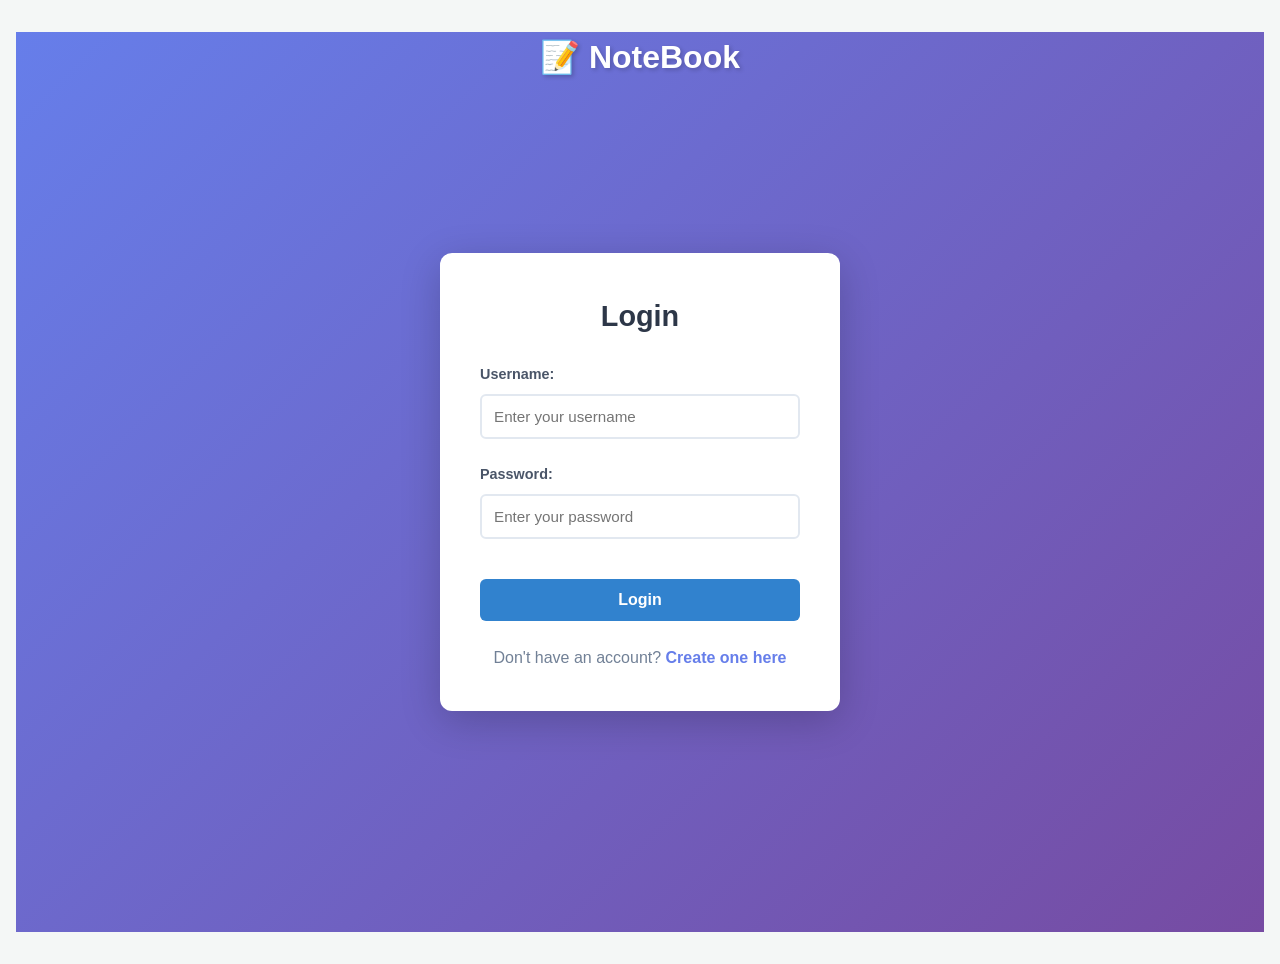
<file: index.html>
<!DOCTYPE html>
<html lang="en">
<head>
    <meta charset="UTF-8">
    <meta name="viewport" content="width=device-width, initial-scale=1.0">
    <title>Note-Book</title>
    <link rel="stylesheet" href="style.css">
    <script defer src="script.js"></script>
</head>
<body>

    <header>
        <div class="header-container">
            <h1>📝 NoteBook</h1>
            <div class="header-right">
                <span id="username-display" class="username-text"></span>
                <button id="logout-btn" class="logout-button">Logout</button>
            </div>
        </div>
    </header>

    <main>
        <form id="note-form" class="note-form">
            <h2>Create a New Note</h2>
            
            <div class="form-group">
                <label href="#title" for="title">Title:</label>
                <input type="text" id="title" name="title" placeholder="Note Title" required>
            </div>

            <div class="form-group">
                <label href="#content" for="content">Content:</label>
                <textarea id="content" name="content" rows="4" placeholder="Write your note here..." required></textarea>
            </div>

            <button type="submit">Save Note</button>
        </form>

        <section aria-label="Saved Notes">
            <ul id="allNotes" class="notes-list">
                <li class="note-item">
                    <article>
                        <header class="note-header">
                            <h3 class="note-title">Sample Note Title</h3>
                            <time datetime="2024-06-01T12:00" class="note-date">2024-06-01 12:00</time>
                        </header>
                        <p class="note-content">This is a sample note content. It can be multiple lines long and will display the full text of the note.</p>            
                    </article>
                </li>
            </ul> 
        </section>
    </main>

</body>
</html>
</file>
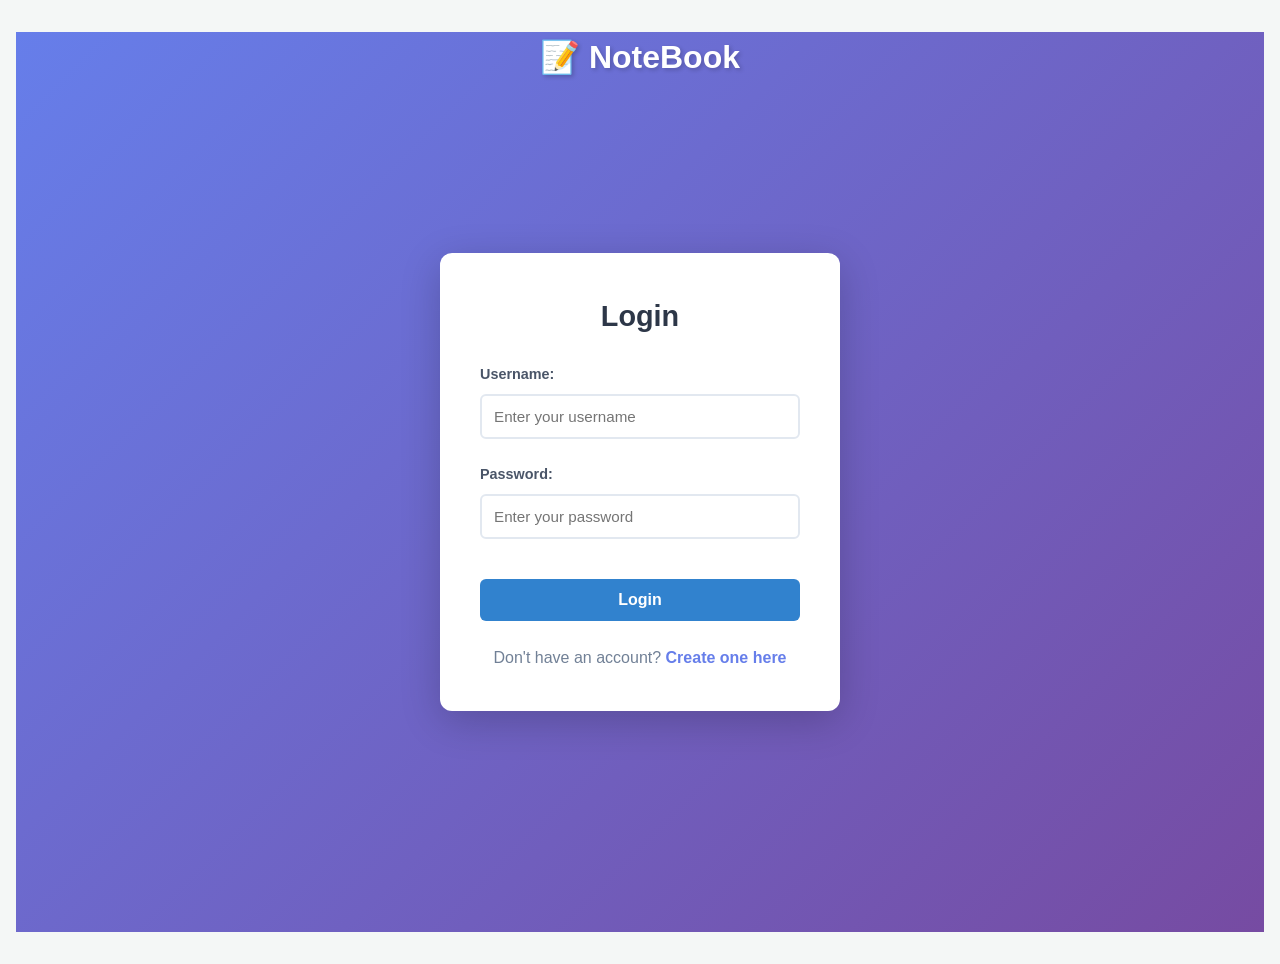
<file: login.html>
<!DOCTYPE html>
<html lang="en">
<head>
    <meta charset="UTF-8">
    <meta name="viewport" content="width=device-width, initial-scale=1.0">
    <link rel="stylesheet" href="style.css">
    <title>Login - NoteApp</title>
    <script defer src="login.js"></script>
</head>
<body>
    <div class="auth-container">
        <header>
            <h1>📝 NoteBook</h1>
        </header>

        <main class="auth-main">
            <div class="auth-card">
                <h2>Login</h2>
                
                <form id="login-form">
                    <div class="form-group">
                        <label for="login-username">Username:</label>
                        <input type="text" id="login-username" name="username" placeholder="Enter your username" required>
                    </div>
                    
                    <div class="form-group">
                        <label for="login-password">Password:</label>
                        <input type="password" id="login-password" name="password" placeholder="Enter your password" required>
                    </div>

                    <button type="submit" class="btn-primary">Login</button>
                </form>

                <p id="status-message" class="status-message"></p>

                <div class="auth-footer">
                    <p>Don't have an account? <a href="newuser.html">Create one here</a></p>
                </div>
            </div>
        </main>
    </div>
</body>
</html>
</file>
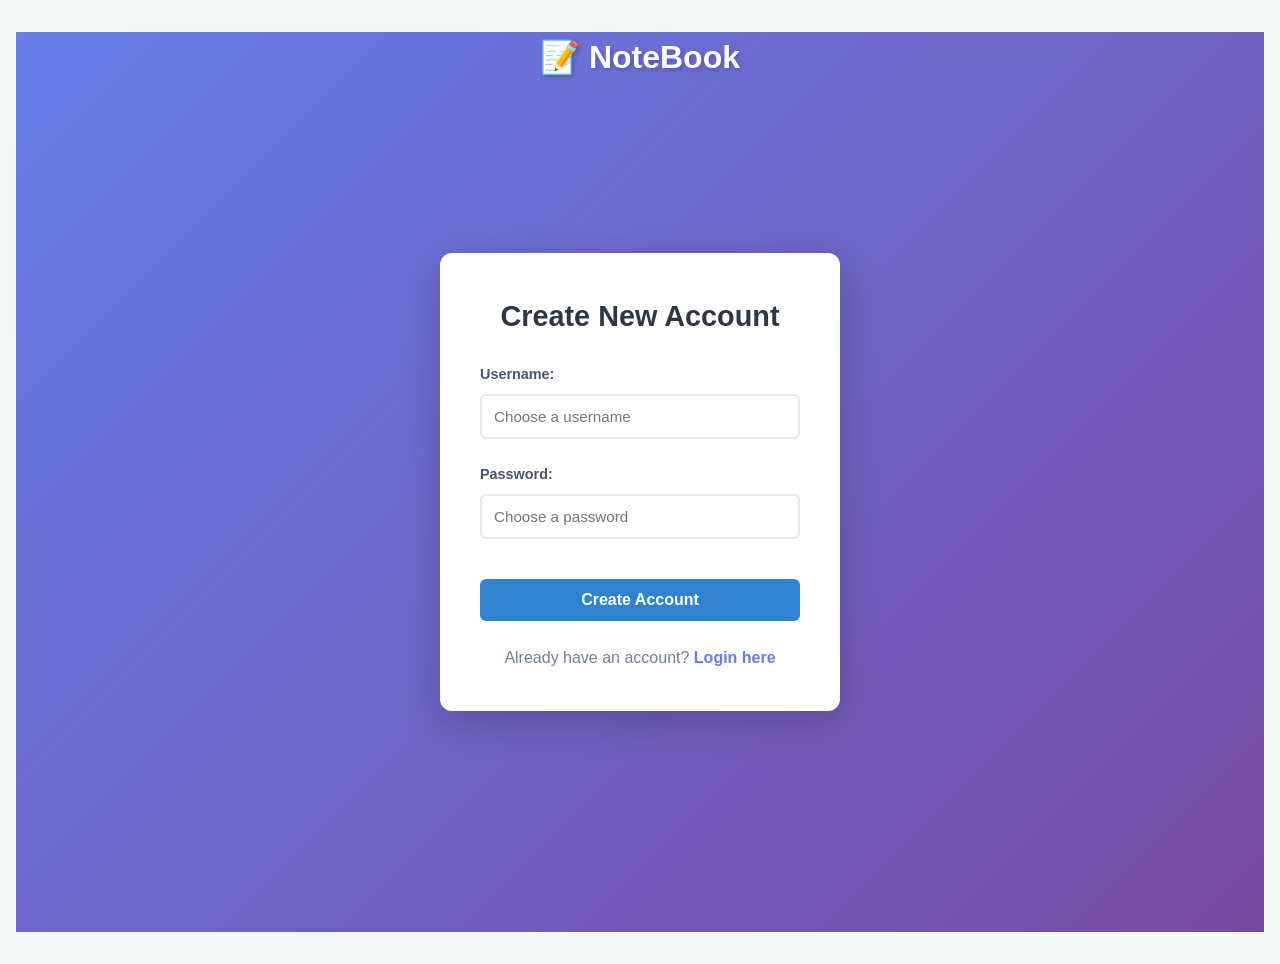
<file: newuser.html>
<!DOCTYPE html>
<html lang="en">
<head>
    <meta charset="UTF-8">
    <meta name="viewport" content="width=device-width, initial-scale=1.0">
    <link rel="stylesheet" href="style.css">
    <title>Create Account - NoteApp</title>
    <script defer src="create-user.js"></script>
</head>
<body>
    <div class="auth-container">
        <header>
            <h1>📝 NoteBook</h1>
        </header>

        <main class="auth-main">
            <div class="auth-card">
                <h2>Create New Account</h2>

                <form id="new-user-form">
                    <div class="form-group">
                        <label for="new-username">Username:</label>
                        <input type="text" id="new-username" name="username" placeholder="Choose a username" required>
                    </div>
                    
                    <div class="form-group">
                        <label for="new-password">Password:</label>
                        <input type="password" id="new-password" name="password" placeholder="Choose a password" required>
                    </div>

                    <button type="submit" class="btn-primary">Create Account</button>
                </form>

                <p id="status-message" class="status-message"></p>

                <div class="auth-footer">
                    <p>Already have an account? <a href=${window.location.protocol === "file:" ? "http://localhost:3000" : window.location.origin}/login.html>Login here</a></p>
                </div>
            </div>
        </main>
    </div>
</body>
</html>
</file>
<file: style.css>
/* ==========================================================================
   1. Reset & Global Styles
   ========================================================================== */
* {
    margin: 0;
    padding: 0;
    box-sizing: border-box;
}

body {
    font-family: 'Segoe UI', Tahoma, Geneva, Verdana, sans-serif;
    background-color: #f4f7f6;
    color: #333333;
    line-height: 1.6;
    padding: 2rem 1rem;
}

/* ==========================================================================
   2. Layout Structure
   ========================================================================== */
header {
    text-align: center;
    margin-bottom: 2.5rem;
}

header h1 {
    font-size: 2.5rem;
    color: #2c3e50;
    font-weight: 700;
}

main {
    max-width: 900px;
    margin: 0 auto;
    display: grid;
    grid-template-columns: 1fr;
    gap: 2.5rem;
}

/* Switches to a two-column layout on larger screens */
@media (min-width: 768px) {
    main {
        grid-template-columns: 350px 1fr;
        align-items: start;
    }
}

/* ==========================================================================
   3. Note Creation Form
   ========================================================================== */
.note-form {
    background-color: #ffffff;
    padding: 1.5rem;
    border-radius: 8px;
    box-shadow: 0 4px 6px rgba(0, 0, 0, 0.05);
    position: sticky;
    top: 1rem; /* Keeps form visible when scrolling through long lists of notes */
}

.note-form h2 {
    font-size: 1.25rem;
    color: #34495e;
    margin-bottom: 1.25rem;
    font-weight: 600;
}

.form-group {
    margin-bottom: 1.25rem;
}

.form-group label {
    display: block;
    margin-bottom: 0.5rem;
    font-weight: 600;
    font-size: 0.9rem;
    color: #4a5568;
}

.form-group input,
.form-group textarea {
    width: 100%;
    padding: 0.75rem;
    border: 1px solid #cbd5e1;
    border-radius: 6px;
    font-family: inherit;
    font-size: 0.95rem;
    color: #1a202c;
    transition: border-color 0.2s ease, box-shadow 0.2s ease;
}

.form-group input:focus,
.form-group textarea:focus {
    outline: none;
    border-color: #3182ce;
    box-shadow: 0 0 0 3px rgba(49, 130, 206, 0.15);
}

.form-group textarea {
    resize: vertical; /* Allows vertical expansion but prevents breaking width layout */
}

button[type="submit"] {
    width: 100%;
    background-color: #3182ce;
    color: #ffffff;
    border: none;
    padding: 0.75rem;
    font-size: 1rem;
    font-weight: 600;
    border-radius: 6px;
    cursor: pointer;
    transition: background-color 0.2s ease;
}

button[type="submit"]:hover {
    background-color: #2b6cb0;
}

button[type="submit"]:active {
    background-color: #2c5282;
}

/* ==========================================================================
   4. Notes Display Section
   ========================================================================== */
.notes-list {
    list-style: none;
    display: flex;
    flex-direction: column;
    gap: 1.25rem;
}

.note-item {
    background-color: #ffffff;
    border-left: 5px solid #3182ce; /* Adds a clean visual accent bar */
    border-radius: 0 8px 8px 0;
    box-shadow: 0 2px 4px rgba(0, 0, 0, 0.04);
    transition: transform 0.2s ease, box-shadow 0.2s ease;
}

.note-item:hover {
    transform: translateY(-2px);
    box-shadow: 0 4px 8px rgba(0, 0, 0, 0.08);
}

.note-item article {
    padding: 1.25rem;
}

.note-header {
    display: flex;
    justify-content: space-between;
    align-items: flex-start;
    flex-wrap: wrap;
    gap: 0.5rem;
    margin-bottom: 0.75rem;
    border-bottom: 1px solid #edf2f7;
    padding-bottom: 0.5rem;
}

.note-title {
    font-size: 1.15rem;
    color: #2d3748;
    font-weight: 600;
}

.note-date {
    font-size: 0.8rem;
    color: #718096;
    background-color: #f7fafc;
    padding: 0.2rem 0.5rem;
    border-radius: 4px;
    border: 1px solid #e2e8f0;
}

.note-content {
    font-size: 0.95rem;
    color: #4a5568;
    white-space: pre-wrap; /* Keeps line breaks user created in the textarea */
    word-break: break-word;
}
/* Delete Button inside Notes */
.delete-btn {
    background: none;
    border: none;
    color: #e53e3e;
    font-size: 0.85rem;
    font-weight: 600;
    cursor: pointer;
    margin-top: 1rem;
    padding: 0;
    transition: color 0.2s ease;
}

.delete-btn:hover {
    color: #9b2c2c;
    text-decoration: underline;
}

/* Empty state styling */
.empty-state {
    text-align: center;
    color: #718096;
    padding: 2rem;
    background: #ffffff;
    border-radius: 8px;
    border: 2px dashed #e2e8f0;
}

/* ==========================================================================
   5. Authentication Pages (Login & Registration)
   ========================================================================== */
.auth-container {
    display: flex;
    flex-direction: column;
    min-height: 100vh;
    align-items: center;
    justify-content: center;
    background: linear-gradient(135deg, #667eea 0%, #764ba2 100%);
    padding: 1rem;
}

.auth-container header {
    position: absolute;
    top: 2rem;
    text-align: center;
    margin-bottom: 0;
}

.auth-container header h1 {
    color: #ffffff;
    font-size: 2rem;
    text-shadow: 2px 2px 4px rgba(0, 0, 0, 0.2);
}

.auth-main {
    display: flex;
    align-items: center;
    justify-content: center;
    width: 100%;
    max-width: 400px;
}

.auth-card {
    background-color: #ffffff;
    border-radius: 12px;
    padding: 2.5rem;
    box-shadow: 0 10px 40px rgba(0, 0, 0, 0.2);
    width: 100%;
}

.auth-card h2 {
    text-align: center;
    color: #2d3748;
    font-size: 1.8rem;
    margin-bottom: 1.5rem;
    font-weight: 600;
}

.auth-card .form-group {
    margin-bottom: 1.5rem;
}

.auth-card label {
    display: block;
    margin-bottom: 0.5rem;
    font-weight: 600;
    font-size: 0.9rem;
    color: #4a5568;
}

.auth-card input {
    width: 100%;
    padding: 0.75rem;
    border: 2px solid #e2e8f0;
    border-radius: 6px;
    font-size: 0.95rem;
    color: #1a202c;
    transition: border-color 0.2s ease;
}

.auth-card input:focus {
    outline: none;
    border-color: #667eea;
    box-shadow: 0 0 0 3px rgba(102, 126, 234, 0.1);
}

.btn-primary {
    width: 100%;
    background-color: #667eea;
    color: #ffffff;
    border: none;
    padding: 0.75rem;
    font-size: 1rem;
    font-weight: 600;
    border-radius: 6px;
    cursor: pointer;
    transition: background-color 0.2s ease;
    margin-top: 1rem;
}

.btn-primary:hover {
    background-color: #5568d3;
}

.btn-primary:active {
    background-color: #4c51bf;
}

.auth-footer {
    text-align: center;
    margin-top: 1.5rem;
    color: #718096;
}

.auth-footer a {
    color: #667eea;
    text-decoration: none;
    font-weight: 600;
}

.auth-footer a:hover {
    text-decoration: underline;
}

.status-message {
    margin-top: 1rem;
    padding: 0.75rem;
    border-radius: 6px;
    text-align: center;
    font-weight: 500;
    display: none;
}

.status-message:not(:empty) {
    display: block;
    background-color: #c6f6d5;
    color: #22543d;
    border: 1px solid #9ae6b4;
}

.status-message.error {
    background-color: #fed7d7;
    color: #742a2a;
    border: 1px solid #fc8181;
}

.status-message.success {
    background-color: #c6f6d5;
    color: #22543d;
    border: 1px solid #9ae6b4;
}

/* ==========================================================================
   6. Header with Logout Button
   ========================================================================== */
.header-container {
    display: flex;
    justify-content: space-between;
    align-items: center;
    max-width: 900px;
    margin: 0 auto;
    gap: 1rem;
}

.username-text {
    font-size: 0.9rem;
    color: #718096;
    font-weight: 500;
}

.logout-button {
    background-color: #e53e3e;
    color: #ffffff;
    border: none;
    padding: 0.5rem 1rem;
    font-size: 0.85rem;
    font-weight: 600;
    border-radius: 6px;
    cursor: pointer;
    transition: background-color 0.2s ease;
}

.logout-button:hover {
    background-color: #c53030;
}

.logout-button:active {
    background-color: #9b2c2c;
}

/* ==========================================================================
   7. Title Filter Link
   ========================================================================== */
.title-filter-link {
    color: #2d3748;
    text-decoration: none;
    cursor: pointer;
    transition: color 0.2s ease;
}

.title-filter-link:hover {
    color: #3182ce;
    text-decoration: underline;
}
</file>
